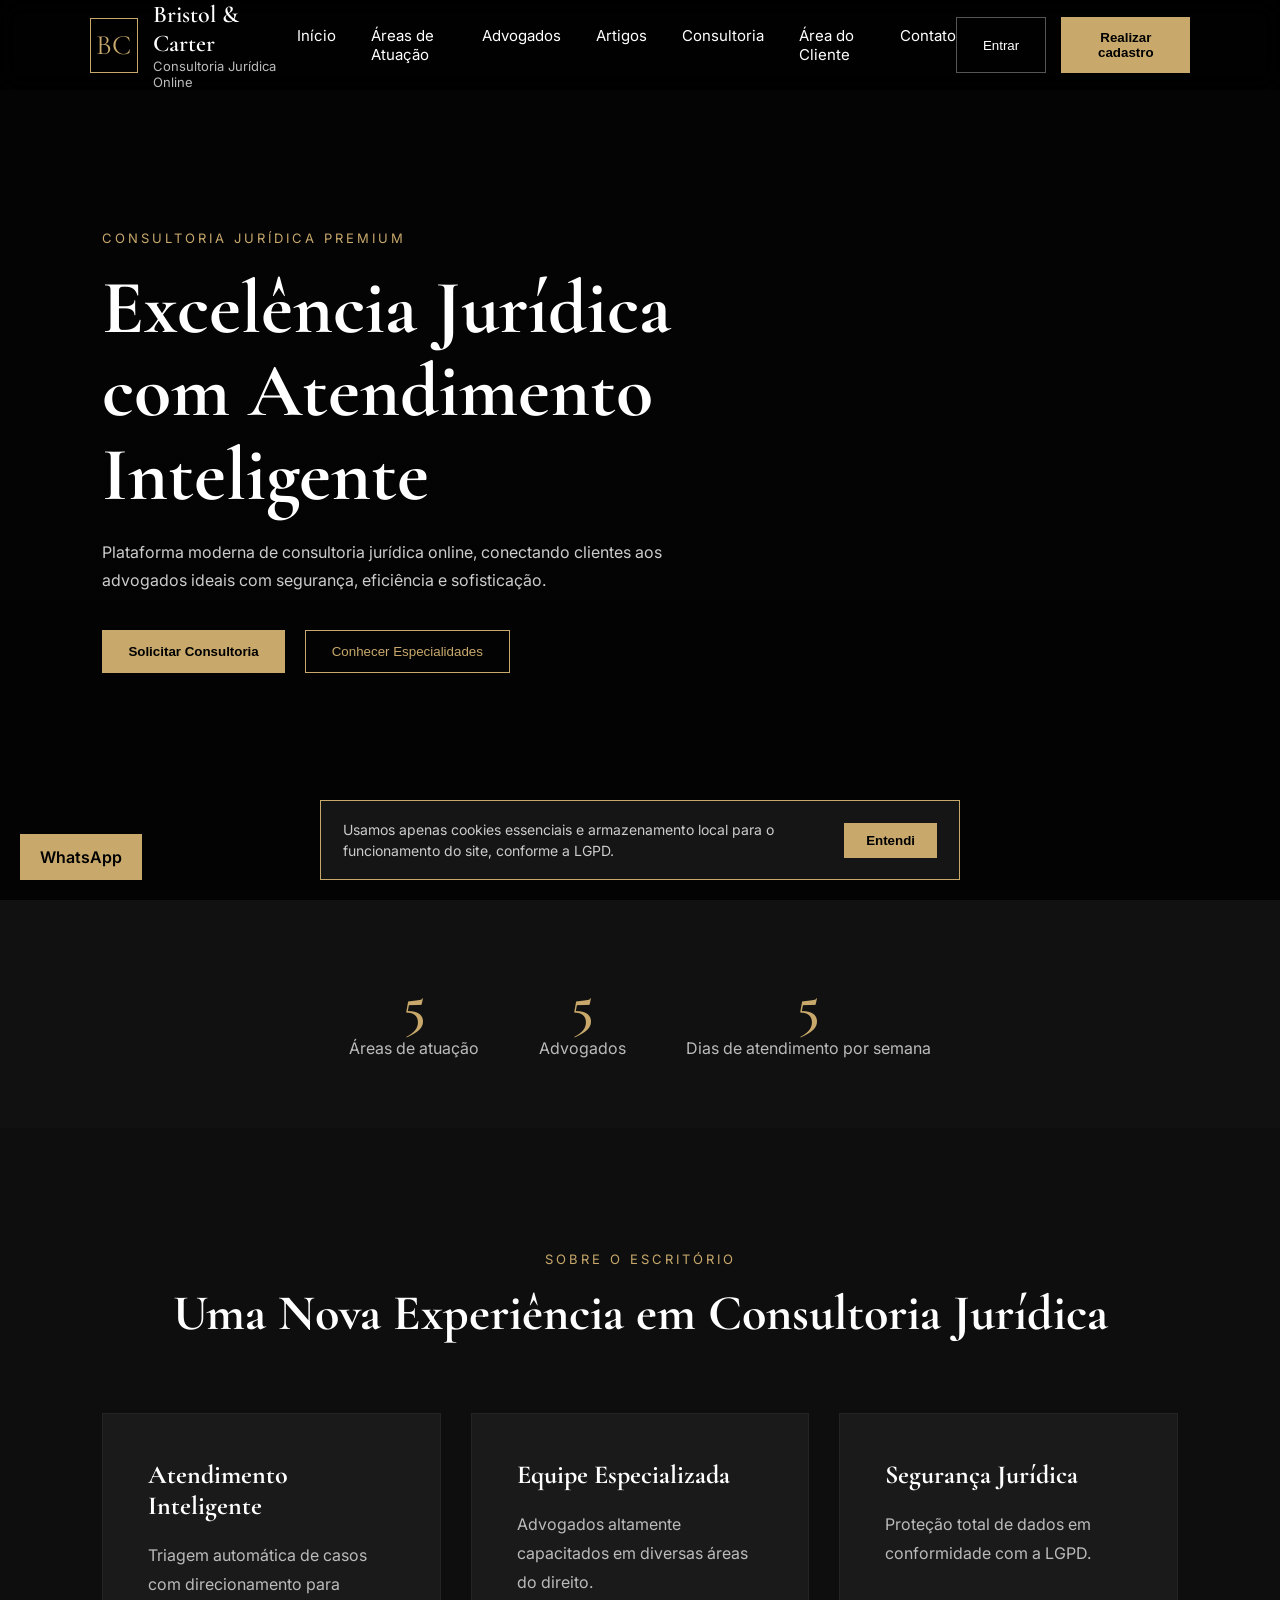
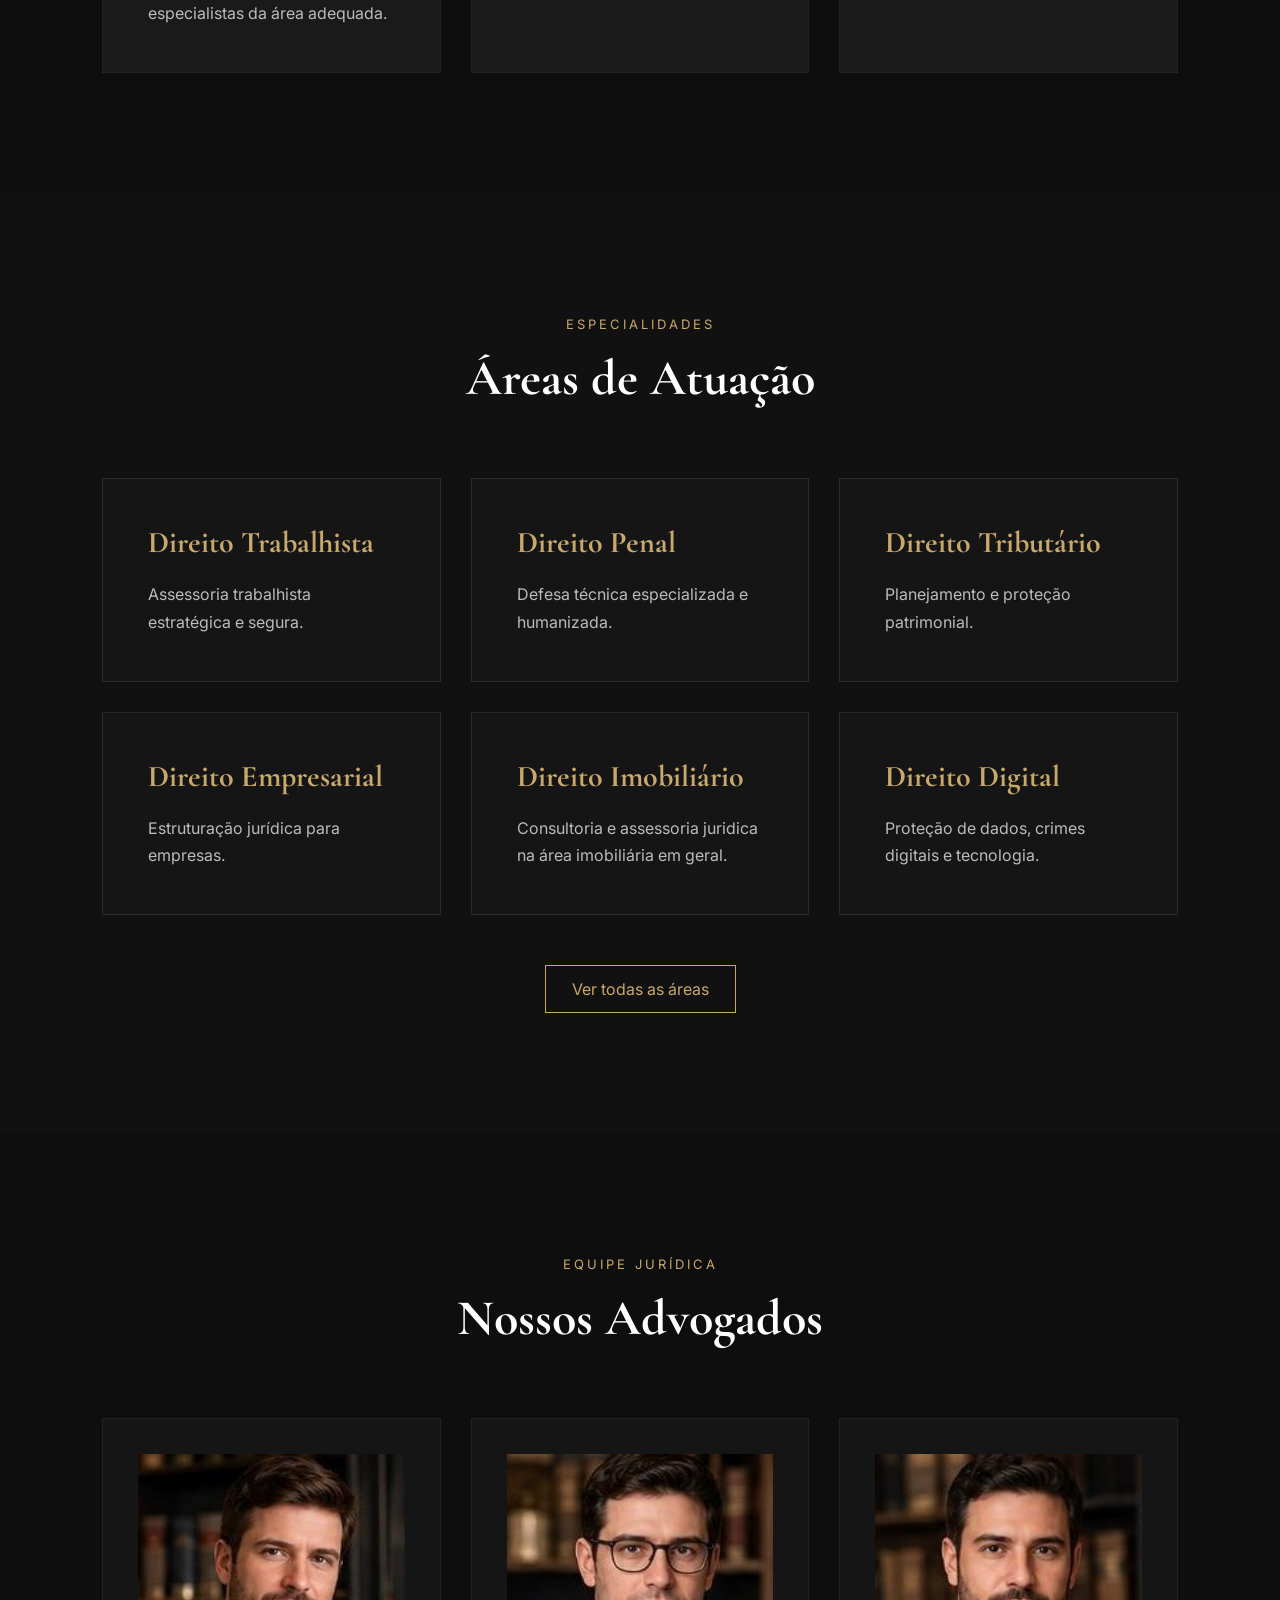
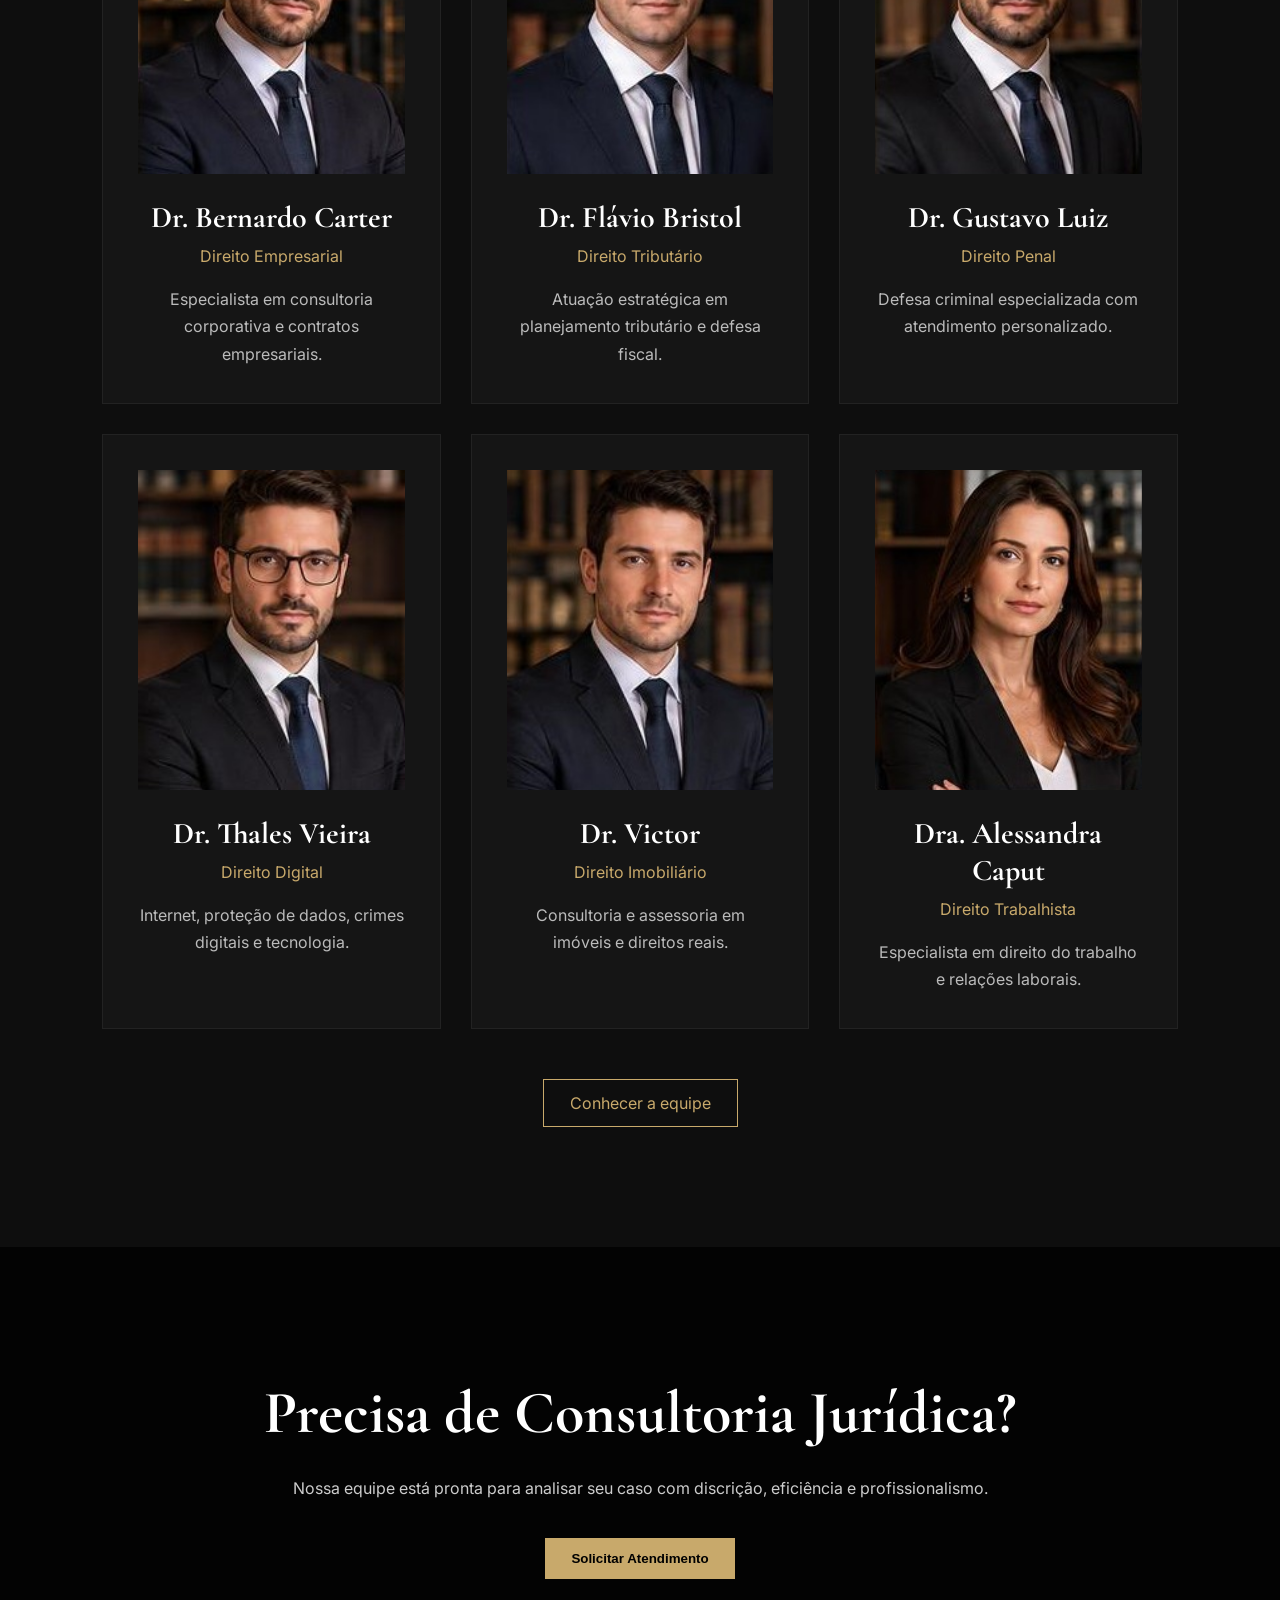
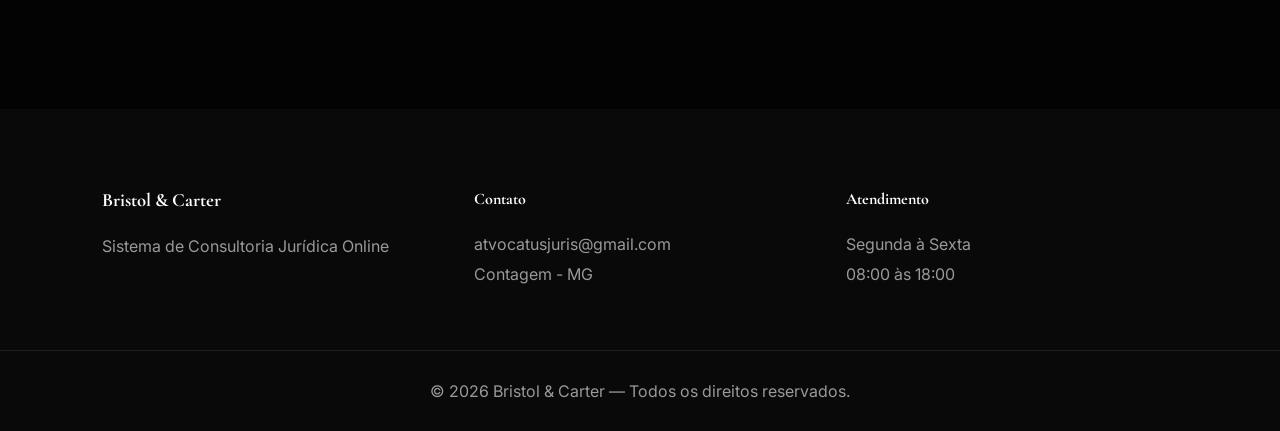
<file: HTML/index.html>
<!DOCTYPE html>

<html lang="pt-BR">

<head>
    <meta charset="UTF-8">
    <meta name="viewport" content="width=device-width, initial-scale=1.0">


<title>Bristol & Carter | Consultoria Jurídica</title>

<link rel="stylesheet" href="../CSS/style.css">
<link rel="stylesheet" href="../CSS/extras.css">

<!-- Google Fonts -->
<link rel="preconnect" href="https://fonts.googleapis.com">
<link rel="preconnect" href="https://fonts.gstatic.com" crossorigin>

<link
    href="https://fonts.googleapis.com/css2?family=Cormorant+Garamond:wght@400;500;600;700&family=Inter:wght@300;400;500;600&display=swap"
    rel="stylesheet">


</head>

<body data-page="home">


<!-- =========================
     NAVBAR
========================== -->

<header class="header">

    <div class="logo">

        <span class="logo-bc">BC</span>

        <div class="logo-text">

            <h1>Bristol & Carter</h1>

            <p>Consultoria Jurídica Online</p>

        </div>

    </div>


    <nav class="navbar"><a href="#inicio">Início</a><a href="areas.html">Áreas de Atuação</a><a href="equipe.html">Advogados</a><a href="artigos.html">Artigos</a><a href="consultoria.html">Consultoria</a><a href="area-cliente.html">Área do Cliente</a><a href="#contato">Contato</a></nav>


    <div class="header-buttons">

        <button type="button" class="btn-login">
            Entrar
        </button>

        <button type="button" class="btn-primary" id="btnCadastro">
            Realizar cadastro
        </button>

    </div>

</header>



<!-- =========================
     HERO
========================== -->

<section class="hero" id="inicio">

    <div class="hero-overlay"></div>

    <div class="hero-content">

        <span class="hero-subtitle">
            Consultoria Jurídica Premium
        </span>


        <h1>
            Excelência Jurídica
            <br>
            com Atendimento
            <br>
            Inteligente
        </h1>


        <p>
            Plataforma moderna de consultoria jurídica online,
            conectando clientes aos advogados ideais
            com segurança, eficiência e sofisticação.
        </p>


        <div class="hero-buttons">

            <button type="button" class="btn-primary">
                Solicitar Consultoria
            </button>

            <button type="button" class="btn-secondary">
                Conhecer Especialidades
            </button>

        </div>

    </div>

</section>



<section class="stats"><div><strong data-count="5">0</strong>Áreas de atuação</div><div><strong data-count="5">0</strong>Advogados</div><div><strong data-count="5">0</strong>Dias de atendimento por semana</div></section>

<!-- =========================
     SOBRE
========================== -->

<section class="about">

    <div class="section-title">

        <span>Sobre o Escritório</span>

        <h2>
            Uma Nova Experiência
            em Consultoria Jurídica
        </h2>

    </div>


    <div class="about-container">

        <div class="about-card">

            <h3>
                Atendimento Inteligente
            </h3>

            <p>
                Triagem automática de casos com direcionamento
                para especialistas da área adequada.
            </p>

        </div>


        <div class="about-card">

            <h3>
                Equipe Especializada
            </h3>

            <p>
                Advogados altamente capacitados
                em diversas áreas do direito.
            </p>

        </div>


        <div class="about-card">

            <h3>
                Segurança Jurídica
            </h3>

            <p>
                Proteção total de dados em conformidade
                com a LGPD.
            </p>

        </div>

    </div>

</section>



<!-- =========================
     ESPECIALIDADES
========================== -->

<section class="areas" id="especialidades">

    <div class="section-title">

        <span>Especialidades</span>

        <h2>
            Áreas de Atuação
        </h2>

    </div>


    <div class="areas-grid">

        <div class="area-card">

            <h3>
                Direito Trabalhista
            </h3>

            <p>
                Assessoria trabalhista estratégica e segura.
            </p>

        </div>


        <div class="area-card">

            <h3>
                Direito Penal
            </h3>

            <p>
                Defesa técnica especializada e humanizada.
            </p>

        </div>


        <div class="area-card">

            <h3>
                Direito Tributário
            </h3>

            <p>
                Planejamento e proteção patrimonial.
            </p>

        </div>


        <div class="area-card">

            <h3>
                Direito Empresarial
            </h3>

            <p>
                Estruturação jurídica para empresas.
            </p>

        </div>

        <div class="area-card">

            <h3>
                Direito Imobiliário
            </h3>

            <p>
                Consultoria e assessoria juridica na área imobiliária em geral.
            </p>

        </div>

        <div class="area-card">

            <h3>
                Direito Digital
            </h3>

            <p>
                Proteção de dados, crimes digitais e tecnologia.
            </p>

        </div>

    </div>

<p style="text-align:center;margin-top:50px"><a class="btn-secondary" href="areas.html" style="display:inline-block;padding:13px 26px;text-decoration:none">Ver todas as áreas</a></p>
</section>



<!-- =========================
     ADVOGADOS
========================== -->

<section class="lawyers" id="advogados"><div class="section-title"><span>Equipe Jurídica</span><h2>Nossos Advogados</h2></div>
<div class="lawyers-container">
<div class="lawyer-card"><div class="lawyer-image1"></div><h3>Dr. Bernardo Carter</h3><span>Direito Empresarial</span><p>Especialista em consultoria corporativa e contratos empresariais.</p></div>
<div class="lawyer-card"><div class="lawyer-image2"></div><h3>Dr. Flávio Bristol</h3><span>Direito Tributário</span><p>Atuação estratégica em planejamento tributário e defesa fiscal.</p></div>
<div class="lawyer-card"><div class="lawyer-image3"></div><h3>Dr. Gustavo Luiz</h3><span>Direito Penal</span><p>Defesa criminal especializada com atendimento personalizado.</p></div>
<div class="lawyer-card"><div class="lawyer-image6"></div><h3>Dr. Thales Vieira</h3><span>Direito Digital</span><p>Internet, proteção de dados, crimes digitais e tecnologia.</p></div>
<div class="lawyer-card"><div class="lawyer-image5"></div><h3>Dr. Victor</h3><span>Direito Imobiliário</span><p>Consultoria e assessoria em imóveis e direitos reais.</p></div>
<div class="lawyer-card"><div class="lawyer-image4"></div><h3>Dra. Alessandra Caput</h3><span>Direito Trabalhista</span><p>Especialista em direito do trabalho e relações laborais.</p></div>
</div><p style="text-align:center;margin-top:50px"><a class="btn-secondary" href="equipe.html" style="display:inline-block;padding:13px 26px;text-decoration:none">Conhecer a equipe</a></p></section>

</section>



<!-- =========================
     CTA / CONSULTORIA
========================== -->

<section class="cta" id="consultoria">

    <div class="cta-content">

        <h2>
            Precisa de Consultoria Jurídica?
        </h2>

        <p>
            Nossa equipe está pronta para analisar seu caso
            com discrição, eficiência e profissionalismo.
        </p>

        <button type="button" class="btn-primary">
            Solicitar Atendimento
        </button>

    </div>

</section>



<!-- =========================
     FOOTER
========================== -->

<footer class="footer" id="contato">

    <div class="footer-content">


        <div>

            <h3>
                Bristol & Carter
            </h3>

            <p>
                Sistema de Consultoria Jurídica Online
            </p>

        </div>



        <div>

            <h4>
                Contato
            </h4>

            <p>
                atvocatusjuris@gmail.com
            </p>

            <p>
                Contagem - MG
            </p>

        </div>



        <div>

            <h4>
                Atendimento
            </h4>

            <p>
                Segunda à Sexta
            </p>

            <p>
                08:00 às 18:00
            </p>

        </div>


    </div>


    <div class="footer-bottom">

        <p>
            © 2026 Bristol & Carter — Todos os direitos reservados.
        </p>

    </div>

</footer>



<!-- =========================
     JAVASCRIPT
========================== -->

<script src="../JS/api.js"></script>
<script src="../JS/script.js"></script>
<script src="../JS/extras.js"></script>


</body>

</html>
</file>
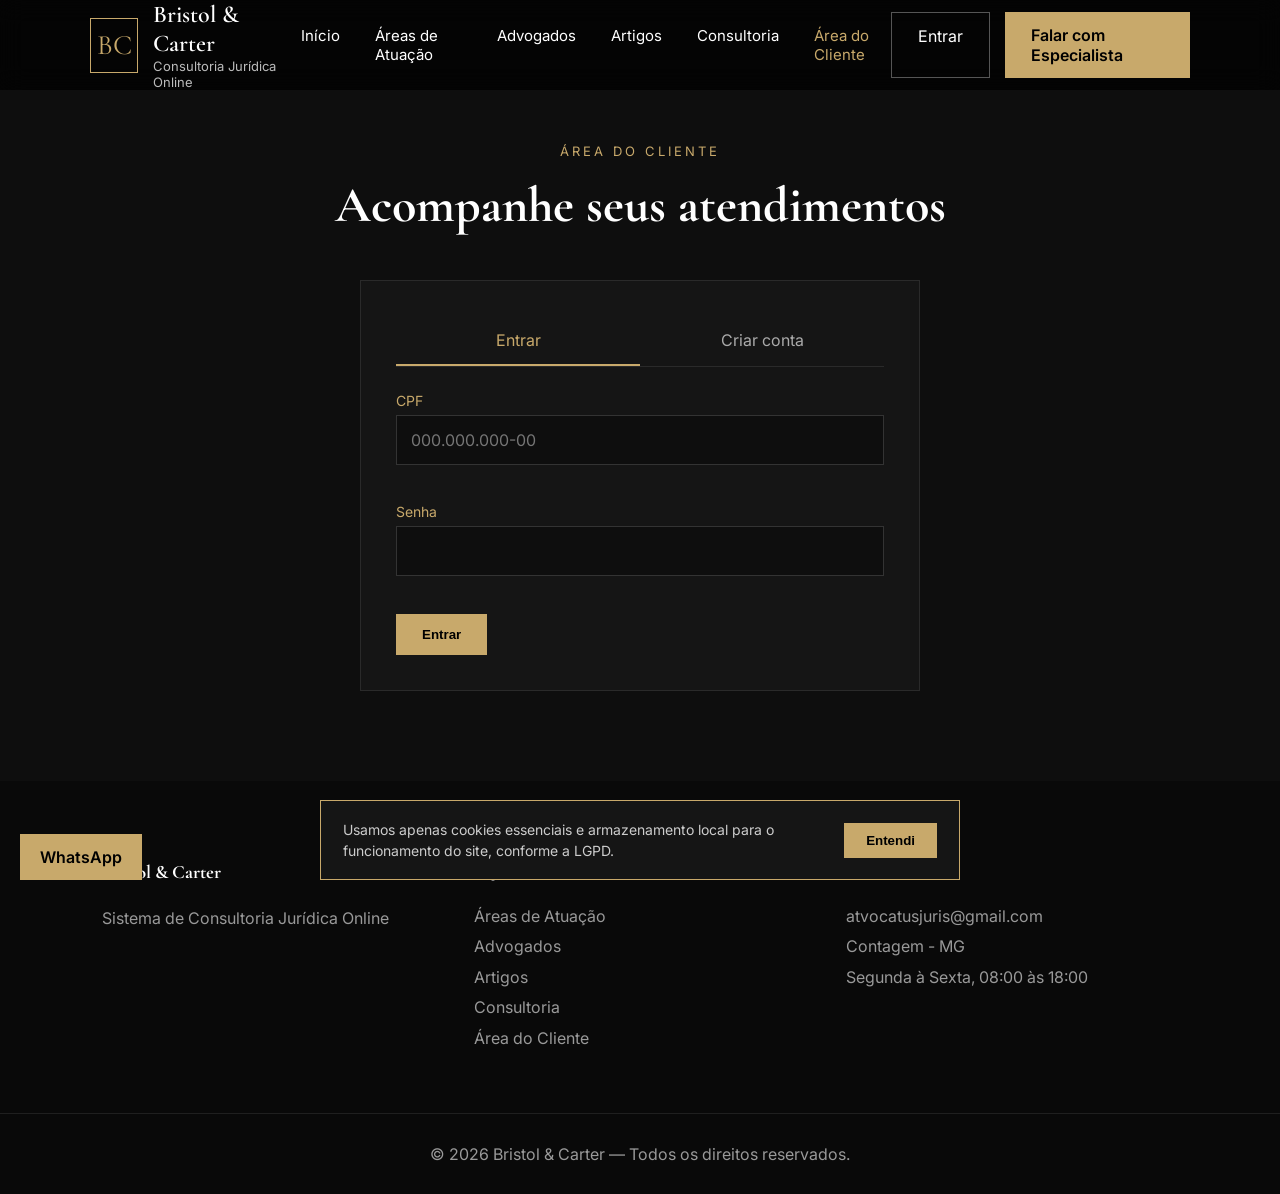
<file: HTML/area-cliente.html>
<!DOCTYPE html>
<html lang="pt-BR"><head><meta charset="UTF-8"><meta name="viewport" content="width=device-width, initial-scale=1.0">
<title>Área do Cliente | Bristol & Carter</title>
<link rel="stylesheet" href="../CSS/style.css"><link rel="stylesheet" href="../CSS/extras.css">
<link rel="preconnect" href="https://fonts.googleapis.com"><link rel="preconnect" href="https://fonts.gstatic.com" crossorigin>
<link href="https://fonts.googleapis.com/css2?family=Cormorant+Garamond:wght@400;500;600;700&family=Inter:wght@300;400;500;600&display=swap" rel="stylesheet">
</head><body data-page="cliente">
<div id="site-header"></div>
<main class="page" id="root"></main>
<div id="site-footer"></div>
<script src="../JS/api.js"></script><script src="../JS/layout.js"></script><script src="../JS/script.js"></script><script src="../JS/extras.js"></script>
</body></html>
</file>
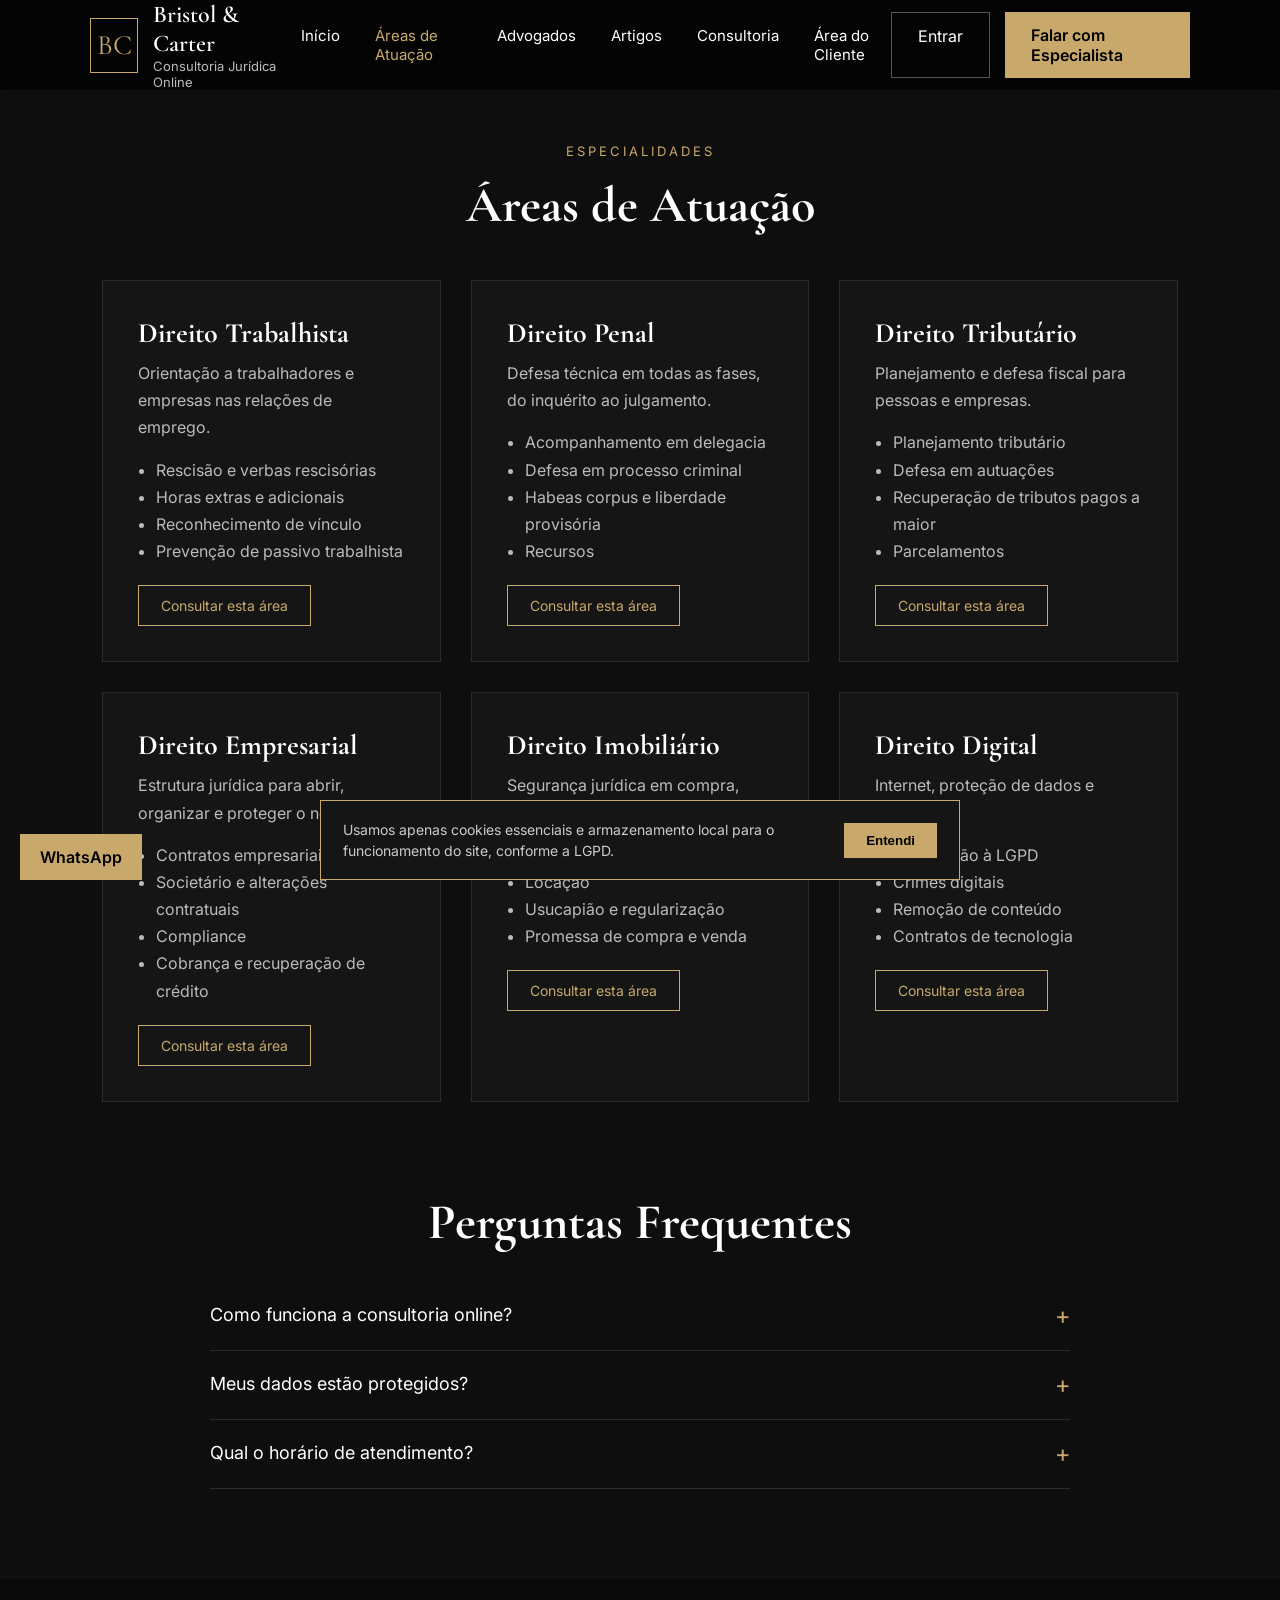
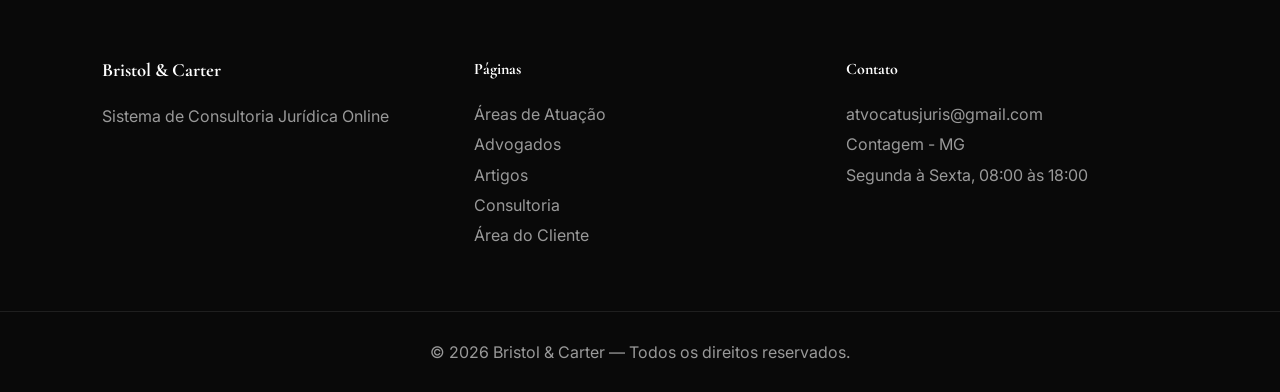
<file: HTML/areas.html>
<!DOCTYPE html>
<html lang="pt-BR"><head><meta charset="UTF-8"><meta name="viewport" content="width=device-width, initial-scale=1.0">
<title>Áreas de Atuação | Bristol & Carter</title>
<link rel="stylesheet" href="../CSS/style.css"><link rel="stylesheet" href="../CSS/extras.css">
<link rel="preconnect" href="https://fonts.googleapis.com"><link rel="preconnect" href="https://fonts.gstatic.com" crossorigin>
<link href="https://fonts.googleapis.com/css2?family=Cormorant+Garamond:wght@400;500;600;700&family=Inter:wght@300;400;500;600&display=swap" rel="stylesheet">
</head><body data-page="areas">
<div id="site-header"></div>
<main class="page" id="root"></main>
<div id="site-footer"></div>
<script src="../JS/api.js"></script><script src="../JS/layout.js"></script><script src="../JS/script.js"></script><script src="../JS/extras.js"></script>
</body></html>
</file>
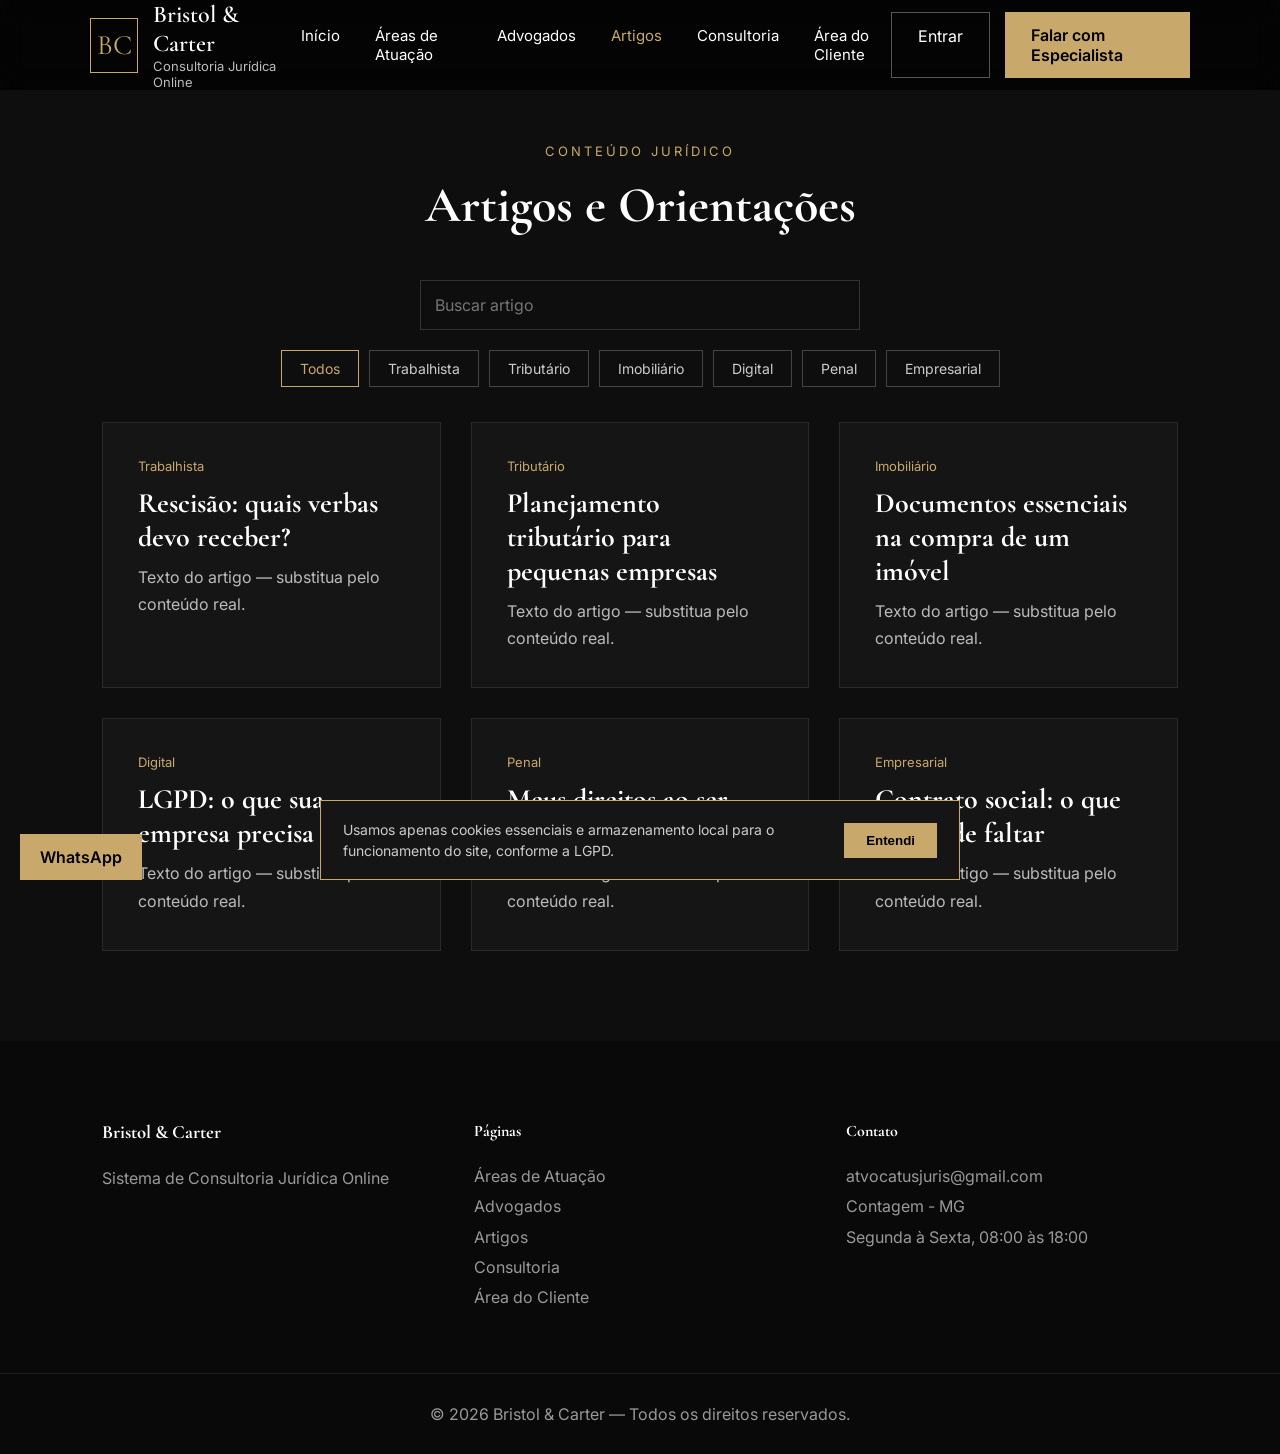
<file: HTML/artigos.html>
<!DOCTYPE html>
<html lang="pt-BR"><head><meta charset="UTF-8"><meta name="viewport" content="width=device-width, initial-scale=1.0">
<title>Artigos | Bristol & Carter</title>
<link rel="stylesheet" href="../CSS/style.css"><link rel="stylesheet" href="../CSS/extras.css">
<link rel="preconnect" href="https://fonts.googleapis.com"><link rel="preconnect" href="https://fonts.gstatic.com" crossorigin>
<link href="https://fonts.googleapis.com/css2?family=Cormorant+Garamond:wght@400;500;600;700&family=Inter:wght@300;400;500;600&display=swap" rel="stylesheet">
</head><body data-page="artigos">
<div id="site-header"></div>
<main class="page" id="root"></main>
<div id="site-footer"></div>
<script src="../JS/api.js"></script><script src="../JS/layout.js"></script><script src="../JS/script.js"></script><script src="../JS/extras.js"></script>
</body></html>
</file>
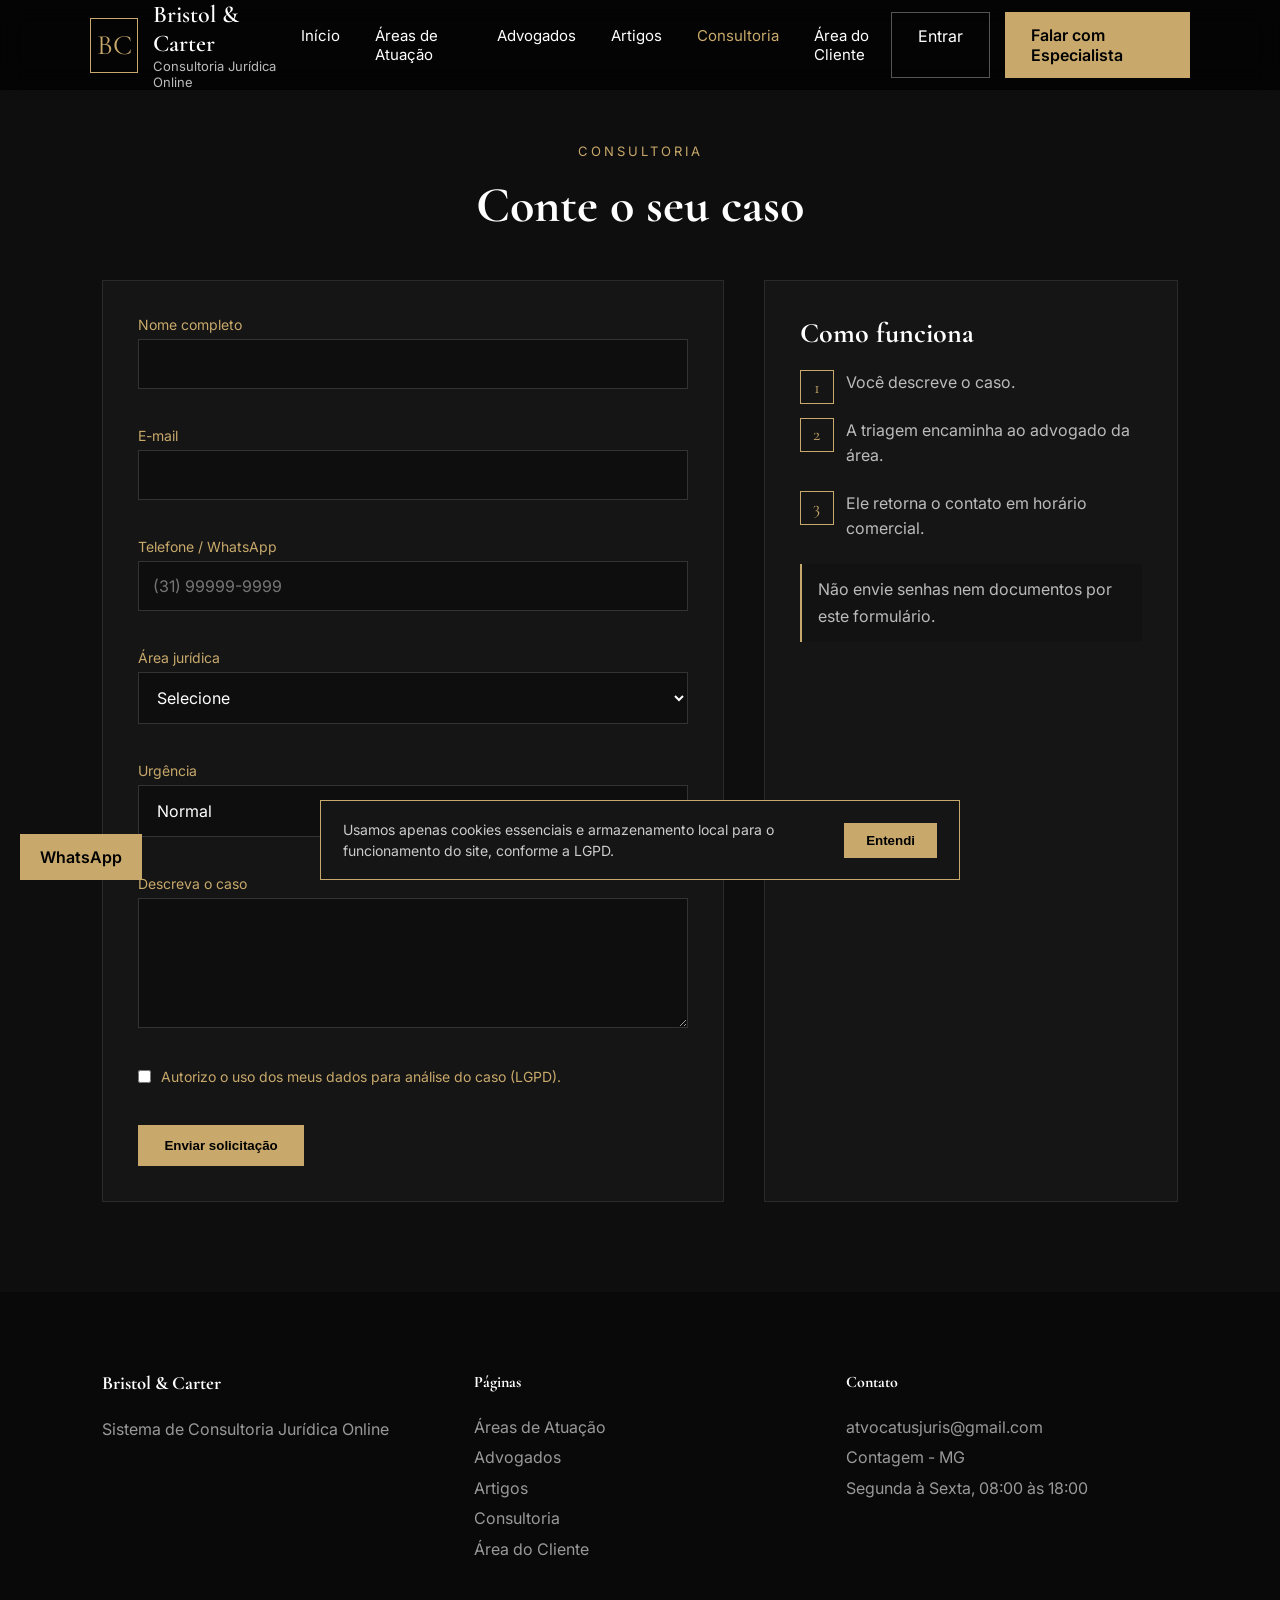
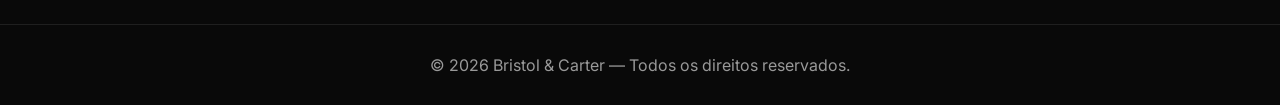
<file: HTML/consultoria.html>
<!DOCTYPE html>
<html lang="pt-BR"><head><meta charset="UTF-8"><meta name="viewport" content="width=device-width, initial-scale=1.0">
<title>Consultoria | Bristol & Carter</title>
<link rel="stylesheet" href="../CSS/style.css"><link rel="stylesheet" href="../CSS/extras.css">
<link rel="preconnect" href="https://fonts.googleapis.com"><link rel="preconnect" href="https://fonts.gstatic.com" crossorigin>
<link href="https://fonts.googleapis.com/css2?family=Cormorant+Garamond:wght@400;500;600;700&family=Inter:wght@300;400;500;600&display=swap" rel="stylesheet">
</head><body data-page="consultoria">
<div id="site-header"></div>
<main class="page" id="root"></main>
<div id="site-footer"></div>
<script src="../JS/api.js"></script><script src="../JS/layout.js"></script><script src="../JS/script.js"></script><script src="../JS/extras.js"></script>
</body></html>
</file>
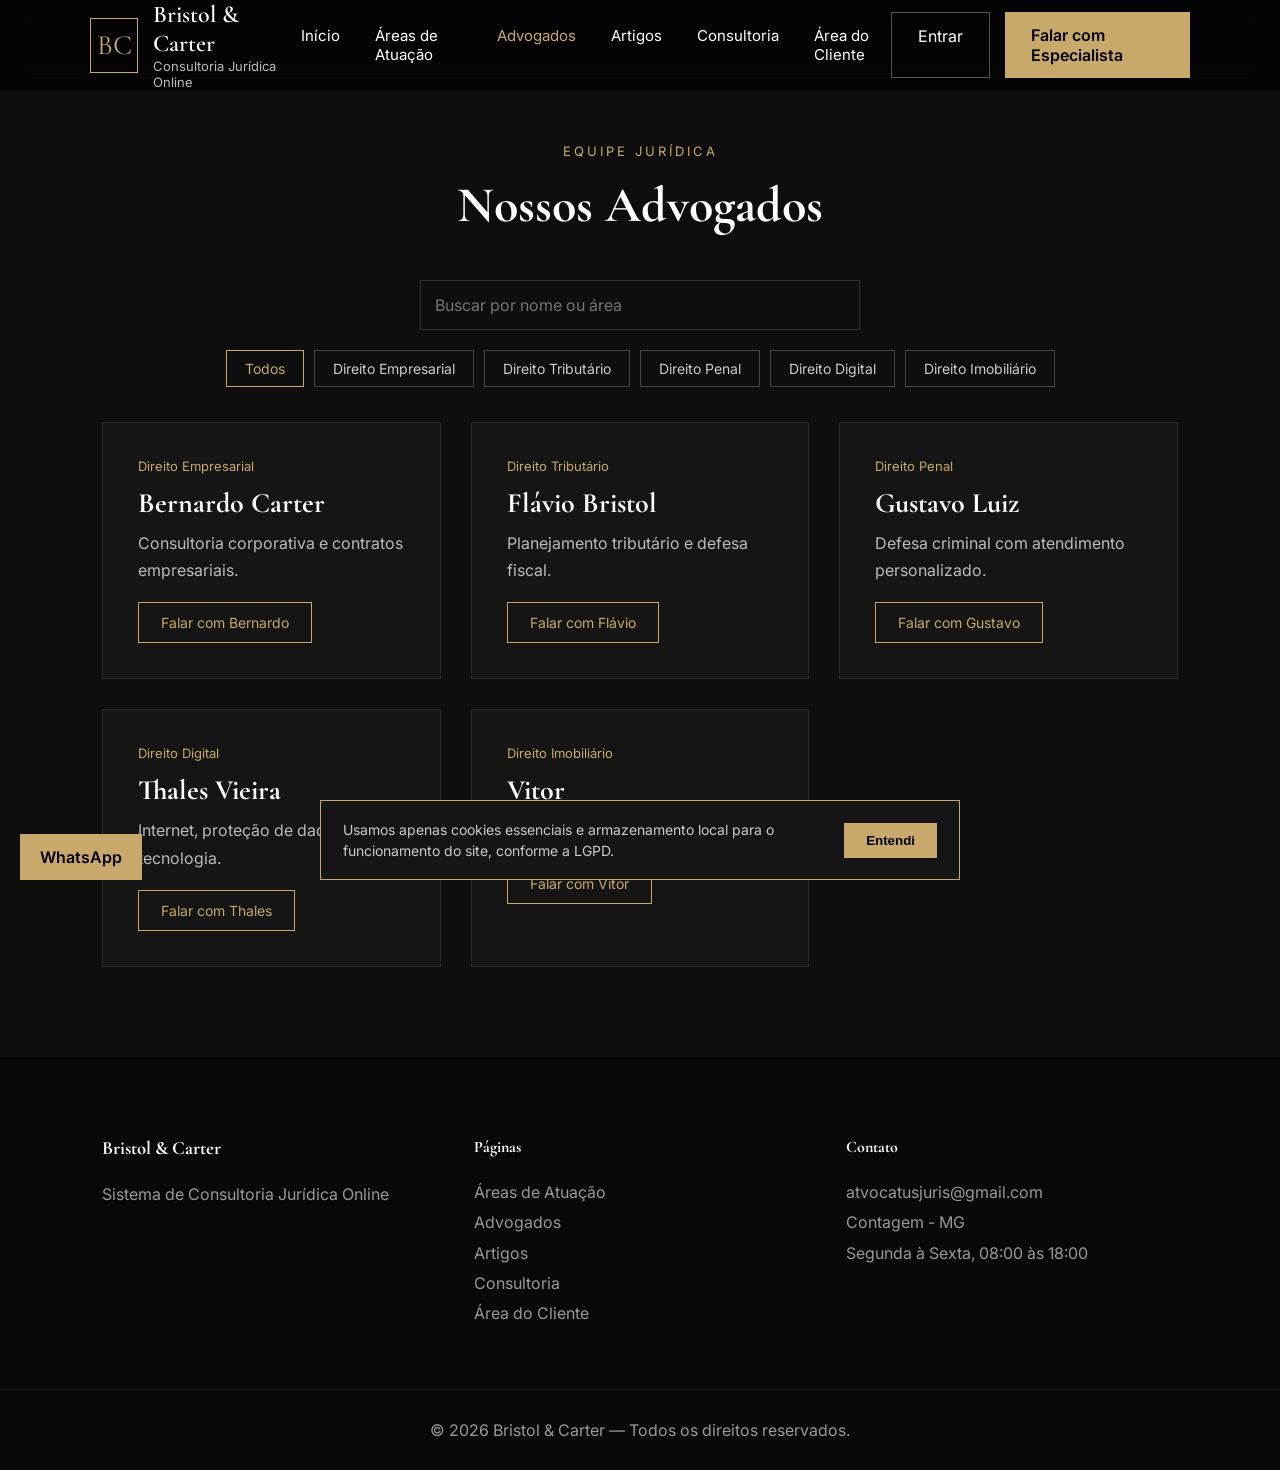
<file: HTML/equipe.html>
<!DOCTYPE html>
<html lang="pt-BR"><head><meta charset="UTF-8"><meta name="viewport" content="width=device-width, initial-scale=1.0">
<title>Advogados | Bristol & Carter</title>
<link rel="stylesheet" href="../CSS/style.css"><link rel="stylesheet" href="../CSS/extras.css">
<link rel="preconnect" href="https://fonts.googleapis.com"><link rel="preconnect" href="https://fonts.gstatic.com" crossorigin>
<link href="https://fonts.googleapis.com/css2?family=Cormorant+Garamond:wght@400;500;600;700&family=Inter:wght@300;400;500;600&display=swap" rel="stylesheet">
</head><body data-page="equipe">
<div id="site-header"></div>
<main class="page" id="root"></main>
<div id="site-footer"></div>
<script src="../JS/api.js"></script><script src="../JS/layout.js"></script><script src="../JS/script.js"></script><script src="../JS/extras.js"></script>
</body></html>
</file>
<file: CSS/style.css>
*{
    margin:0;
    padding:0;
    box-sizing:border-box;
}

:root{
    --gold:#c8a96b;
    --gold-light:#e4c991;
    --black:#0e0e0e;
    --gray:#1a1a1a;
    --white:#ffffff;
    --text:#d8d8d8;
}

body{
    background:var(--black);
    color:var(--white);
    font-family:'Inter', sans-serif;
}

/* HEADER */

.header{
    width:100%;
    height:90px;

    padding:0 7%;

    display:flex;
    align-items:center;
    justify-content:space-between;

    position:fixed;
    top:0;

    background:rgba(0,0,0,0.7);

    backdrop-filter:blur(12px);

    z-index:999;
}

.logo{
    display:flex;
    align-items:center;
    gap:15px;
}

.logo-bc{
    width:55px;
    height:55px;

    border:1px solid var(--gold);

    display:flex;
    align-items:center;
    justify-content:center;

    font-family:'Cormorant Garamond', serif;
    font-size:28px;

    color:var(--gold);
}

.logo-text h1{
    font-size:24px;
    font-family:'Cormorant Garamond', serif;
    font-weight:600;
}

.logo-text p{
    font-size:13px;
    color:#bbb;
}

.navbar{
    display:flex;
    gap:35px;
}

.navbar a{
    text-decoration:none;
    color:white;
    font-size:15px;

    transition:.3s;
}

.navbar a:hover{
    color:var(--gold);
}

.header-buttons{
    display:flex;
    gap:15px;
}

.btn-login,
.btn-primary,
.btn-secondary{

    padding:13px 26px;

    border:none;

    cursor:pointer;

    transition:.4s;
}

.btn-login{
    background:transparent;
    border:1px solid #555;
    color:white;
}

.btn-primary{
    background:var(--gold);
    color:black;
    font-weight:600;
}

.btn-primary:hover{
    background:var(--gold-light);
}

.btn-secondary{
    background:transparent;
    border:1px solid var(--gold);
    color:var(--gold);
}

.btn-secondary:hover{
    background:var(--gold);
    color:black;
}

/* HERO */

.hero{
    width:100%;
    height:100vh;

    background:
    linear-gradient(rgba(0,0,0,0.7),
    rgba(0,0,0,0.8)),
    url('https://images.unsplash.com/photo-1589829545856-d10d557cf95f?q=80&w=2070');

    background-size:cover;
    background-position:center;

    display:flex;
    align-items:center;

    padding:0 8%;
}

.hero-content{
    max-width:700px;
}

.hero-subtitle{
    color:var(--gold);
    letter-spacing:3px;
    text-transform:uppercase;
    font-size:13px;
}

.hero h1{
    font-size:76px;
    line-height:1.1;

    margin:20px 0;

    font-family:'Cormorant Garamond', serif;
}

.hero p{
    color:#ccc;
    line-height:1.8;

    max-width:600px;

    margin-bottom:35px;
}

.hero-buttons{
    display:flex;
    gap:20px;
}

/* SECTION TITLE */

.section-title{
    text-align:center;
    margin-bottom:70px;
}

.section-title span{
    color:var(--gold);
    text-transform:uppercase;
    letter-spacing:3px;
    font-size:13px;
}

.section-title h2{
    font-size:50px;
    margin-top:15px;

    font-family:'Cormorant Garamond', serif;
}

/* ABOUT */

.about{
    padding:120px 8%;
}

.about-container{
    display:grid;
    grid-template-columns:repeat(auto-fit,minmax(280px,1fr));
    gap:30px;
}

.about-card{
    background:var(--gray);

    padding:45px;

    border:1px solid #242424;

    transition:.4s;
}

.about-card:hover{
    border-color:var(--gold);

    transform:translateY(-8px);
}

.about-card h3{
    margin-bottom:20px;

    font-size:26px;

    font-family:'Cormorant Garamond', serif;
}

.about-card p{
    color:#bbb;
    line-height:1.8;
}

/* AREAS */

.areas{
    padding:120px 8%;
    background:#111;
}

.areas-grid{
    display:grid;
    grid-template-columns:repeat(auto-fit,minmax(250px,1fr));
    gap:30px;
}

.area-card{
    padding:45px;

    border:1px solid #2a2a2a;

    background:#151515;

    transition:.4s;
}

.area-card:hover{
    border-color:var(--gold);
}

.area-card h3{
    margin-bottom:20px;

    font-size:30px;

    color:var(--gold);

    font-family:'Cormorant Garamond', serif;
}

.area-card p{
    color:#bbb;
    line-height:1.7;
}

/* LAWYERS */

.lawyers{
    padding:120px 8%;
}

.lawyers-container{
    display:grid;
    grid-template-columns:repeat(auto-fit,minmax(300px,1fr));
    gap:30px;
}

.lawyer-card{
    background:#151515;

    padding:35px;

    text-align:center;

    border:1px solid #222;

    transition:.4s;
}

.lawyer-card:hover{
    border-color:var(--gold);
}

.lawyer-image1{
    width:100%;
    height:320px;

    background:#222;

    margin-bottom:25px;
    background-image: url("../IMAGE/foto_adv_1.jpg");
    background-size: cover;
    background-position: center;
    background-repeat: no-repeat;
}

.lawyer-image2{
    width:100%;
    height:320px;

    background:#222;

    margin-bottom:25px;
    background-image: url("../IMAGE/foto_adv_2.jpg");
    background-size: cover;
    background-position: center;
    background-repeat: no-repeat;
}

.lawyer-image3{
    width:100%;
    height:320px;

    background:#222;

    margin-bottom:25px;
    background-image: url("../IMAGE/foto_adv_3.jpg");
    background-size: cover;
    background-position: center;
    background-repeat: no-repeat;
}

.lawyer-image4{
    width:100%;
    height:320px;

    background:#222;

    margin-bottom:25px;
    background-image: url("../IMAGE/foto_adv_4.jpg");
    background-size: cover;
    background-position: center;
    background-repeat: no-repeat;
}

.lawyer-image5{
    width:100%;
    height:320px;

    background:#222;

    margin-bottom:25px;
    background-image: url("../IMAGE/foto_adv_5.jpg");
    background-size: cover;
    background-position: center;
    background-repeat: no-repeat;
}

.lawyer-image6{
    width:100%;
    height:320px;

    background:#222;

    margin-bottom:25px;
    background-image: url("../IMAGE/foto_adv_6.jpg");
    background-size: cover;
    background-position: center;
    background-repeat: no-repeat;
}

.lawyer-card h3{
    font-size:30px;

    margin-bottom:10px;

    font-family:'Cormorant Garamond', serif;
}

.lawyer-card span{
    color:var(--gold);

    display:block;

    margin-bottom:20px;
}

.lawyer-card p{
    color:#bbb;
    line-height:1.7;
}

/* CTA */

.cta{
    padding:130px 8%;

    background:
    linear-gradient(rgba(0,0,0,0.8),
    rgba(0,0,0,0.8)),
    url('https://images.unsplash.com/photo-1528740561666-dc2479dc08ab?q=80&w=1974');

    background-size:cover;
    background-position:center;

    text-align:center;
}

.cta h2{
    font-size:60px;

    margin-bottom:25px;

    font-family:'Cormorant Garamond', serif;
}

.cta p{
    color:#ccc;

    max-width:700px;

    margin:auto;

    line-height:1.8;

    margin-bottom:35px;
}

/* FOOTER */

.footer{
    background:#090909;

    padding-top:80px;
}

.footer-content{
    display:grid;
    grid-template-columns:repeat(auto-fit,minmax(250px,1fr));

    gap:40px;

    padding:0 8% 60px;
}

.footer h3,
.footer h4{
    margin-bottom:20px;

    font-family:'Cormorant Garamond', serif;
}

.footer p{
    color:#999;

    line-height:1.9;
}

.footer-bottom{
    border-top:1px solid #1f1f1f;

    padding:25px;

    text-align:center;

    color:#777;
}

/* RESPONSIVO */

@media(max-width:1100px){

    .navbar{
        display:none;
    }

    .hero h1{
        font-size:55px;
    }
}

@media(max-width:768px){

    .header{
        padding:0 5%;
    }

    .hero{
        padding:0 5%;
    }

    .hero h1{
        font-size:42px;
    }

    .hero-buttons{
        flex-direction:column;
    }

    .section-title h2{
        font-size:38px;
    }

    .cta h2{
        font-size:42px;
    }

    .header-buttons{
        display:none;
    }
}

/* ==========================================
MODAIS
========================================== */

.modal {


position: fixed;

top: 0;
left: 0;

width: 100%;
height: 100%;

background: rgba(0, 0, 0, 0.85);

display: flex;

align-items: center;
justify-content: center;

padding: 20px;

z-index: 9999;

opacity: 0;

visibility: hidden;

transition: .3s;


}

.modal.ativo {


opacity: 1;

visibility: visible;


}

.modal-conteudo {


position: relative;

width: 100%;

max-width: 550px;

max-height: 90vh;

overflow-y: auto;

background: #151515;

border: 1px solid var(--gold);

padding: 45px;

transform: translateY(30px);

transition: .3s;


}

.modal.ativo .modal-conteudo {


transform: translateY(0);


}

.modal-conteudo h2 {


color: white;

font-family: 'Cormorant Garamond', serif;

font-size: 40px;

margin-bottom: 10px;


}

.modal-descricao {


color: #aaa;

line-height: 1.7;

margin-bottom: 25px;


}

.modal-fechar {


position: absolute;

top: 15px;

right: 20px;

background: transparent;

border: none;

color: #aaa;

font-size: 32px;

cursor: pointer;

transition: .3s;


}

.modal-fechar:hover {


color: var(--gold);


}

.modal-conteudo form {


display: flex;

flex-direction: column;

gap: 10px;


}

.modal-conteudo label {


color: var(--gold);

font-size: 14px;

margin-top: 8px;


}

.modal-conteudo input,
.modal-conteudo select,
.modal-conteudo textarea {


width: 100%;

padding: 14px;

background: #0e0e0e;

border: 1px solid #333;

color: white;

font-family: 'Inter', sans-serif;

outline: none;

transition: .3s;


}

.modal-conteudo input:focus,
.modal-conteudo select:focus,
.modal-conteudo textarea:focus {


border-color: var(--gold);


}

.modal-conteudo textarea {


min-height: 120px;

resize: vertical;


}

.modal-conteudo select {


cursor: pointer;


}

.modal-botao {


margin-top: 20px;

width: 100%;

padding: 15px;


}

@media(max-width:600px) {


.modal-conteudo {

    padding: 30px 20px;

}

.modal-conteudo h2 {

    font-size: 32px;

}


}
</file>
<file: CSS/extras.css>
/* extras.css — carregar DEPOIS de style.css. Usa só as variáveis e o visual que já existem. */
html{scroll-behavior:smooth}
a{color:inherit}
.page{padding:140px 8% 90px;min-height:80vh}
.page .section-title{margin-bottom:45px}
.grid{display:grid;grid-template-columns:repeat(auto-fit,minmax(280px,1fr));gap:30px}
.two{display:grid;grid-template-columns:1.5fr 1fr;gap:40px}
@media(max-width:900px){.two{grid-template-columns:1fr}}
.card{background:#151515;border:1px solid #2a2a2a;padding:35px;transition:.4s}
.card:hover{border-color:var(--gold)}
.card h3{font-family:'Cormorant Garamond',serif;font-size:28px;margin-bottom:10px}
.card p,.card li{color:#bbb;line-height:1.7}
.card ul{margin:15px 0 20px 18px}
.tag{color:var(--gold);font-size:13px;display:block;margin-bottom:12px}
.btn-link{display:inline-block;text-decoration:none;font-size:14px;padding:11px 22px}
/* filtros */
.bar{display:flex;flex-wrap:wrap;gap:10px;justify-content:center;margin-bottom:35px}
.chip{background:transparent;border:1px solid #444;color:#ccc;padding:9px 18px;cursor:pointer;font:inherit;font-size:14px;transition:.3s}
.chip:hover,.chip.on{border-color:var(--gold);color:var(--gold)}
.search{display:block;width:100%;max-width:440px;margin:0 auto 20px;padding:14px;background:#0e0e0e;border:1px solid #333;color:#fff;font:inherit}
.search:focus,.field input:focus,.field select:focus,.field textarea:focus{outline:none;border-color:var(--gold)}
/* formulários */
.field{display:flex;flex-direction:column;gap:6px;margin-bottom:16px}
.field label{color:var(--gold);font-size:14px}
.field input,.field select,.field textarea{padding:14px;background:#0e0e0e;border:1px solid #333;color:#fff;font:inherit}
.field textarea{min-height:130px;resize:vertical}
.field.err input,.field.err select,.field.err textarea{border-color:#c0504d}
.msg-err{color:#e07a74;font-size:13px;min-height:16px}
.check{display:flex;gap:10px;align-items:flex-start;color:#bbb;font-size:14px;line-height:1.5}
.note{border-left:2px solid var(--gold);padding:12px 16px;color:#bbb;background:#121212;margin:20px 0;line-height:1.6}
.passos{list-style:none;counter-reset:p;margin-top:20px}
.passos li{counter-increment:p;position:relative;padding-left:46px;margin-bottom:22px;color:#bbb;line-height:1.6}
.passos li::before{content:counter(p);position:absolute;left:0;top:0;width:32px;height:32px;border:1px solid var(--gold);color:var(--gold);display:grid;place-items:center;font-family:'Cormorant Garamond',serif;font-size:18px}
/* faq/acordeão */
.faq{max-width:860px;margin:0 auto}
.acc{border-bottom:1px solid #2a2a2a}
.acc-q{width:100%;display:flex;justify-content:space-between;gap:20px;text-align:left;background:none;border:0;color:#fff;font:inherit;font-size:18px;padding:22px 0;cursor:pointer}
.acc-q::after{content:"+";color:var(--gold);font-size:24px;line-height:1}
.acc.open .acc-q::after{content:"–"}
.acc-a{max-height:0;overflow:hidden;transition:max-height .4s;color:#bbb;line-height:1.8}
.acc.open .acc-a{max-height:600px;padding-bottom:24px}
/* números */
.stats{display:flex;flex-wrap:wrap;justify-content:center;gap:60px;padding:70px 8%;background:#111;text-align:center;color:#bbb}
.stats strong{display:block;font:600 56px 'Cormorant Garamond',serif;color:var(--gold)}
/* abas login/cadastro */
.tabs{display:flex;gap:0;margin-bottom:25px;border-bottom:1px solid #2a2a2a}
.tabs button{flex:1;background:none;border:0;border-bottom:2px solid transparent;color:#aaa;padding:14px;font:inherit;cursor:pointer}
.tabs button.on{color:var(--gold);border-color:var(--gold)}
.tbl{width:100%;border-collapse:collapse;color:#ccc;font-size:15px}
.tbl th,.tbl td{text-align:left;padding:12px 8px;border-bottom:1px solid #2a2a2a}
.tbl th{color:var(--gold);font-weight:500}
/* flutuantes */
.menu-toggle{display:none;background:none;border:1px solid #555;color:#fff;padding:10px 14px;font-size:20px;cursor:pointer}
@media(max-width:1100px){
 .menu-toggle{display:block}
 .navbar.open{display:flex;position:fixed;top:90px;left:0;right:0;flex-direction:column;gap:22px;background:rgba(0,0,0,.97);padding:28px 7%}
}
.wa{position:fixed;left:20px;bottom:20px;z-index:900;background:var(--gold);color:#000;font-weight:600;padding:13px 20px;text-decoration:none}
.up{position:fixed;right:20px;bottom:20px;z-index:900;width:46px;height:46px;background:#151515;border:1px solid var(--gold);color:var(--gold);font-size:20px;cursor:pointer;display:none}
.up.show{display:block}
.toast{position:fixed;bottom:90px;left:50%;transform:translateX(-50%);background:var(--gold);color:#000;padding:13px 24px;z-index:9999;display:none}
.toast.show{display:block}
.cookie{position:fixed;left:20px;right:20px;bottom:20px;max-width:640px;margin:auto;background:#151515;border:1px solid var(--gold);padding:18px 22px;display:flex;gap:20px;align-items:center;z-index:1000;color:#ccc;font-size:14px;line-height:1.5}
.cookie button{padding:10px 22px;flex-shrink:0}
@media(prefers-reduced-motion:reduce){*{transition:none!important;scroll-behavior:auto!important}}
</file>
